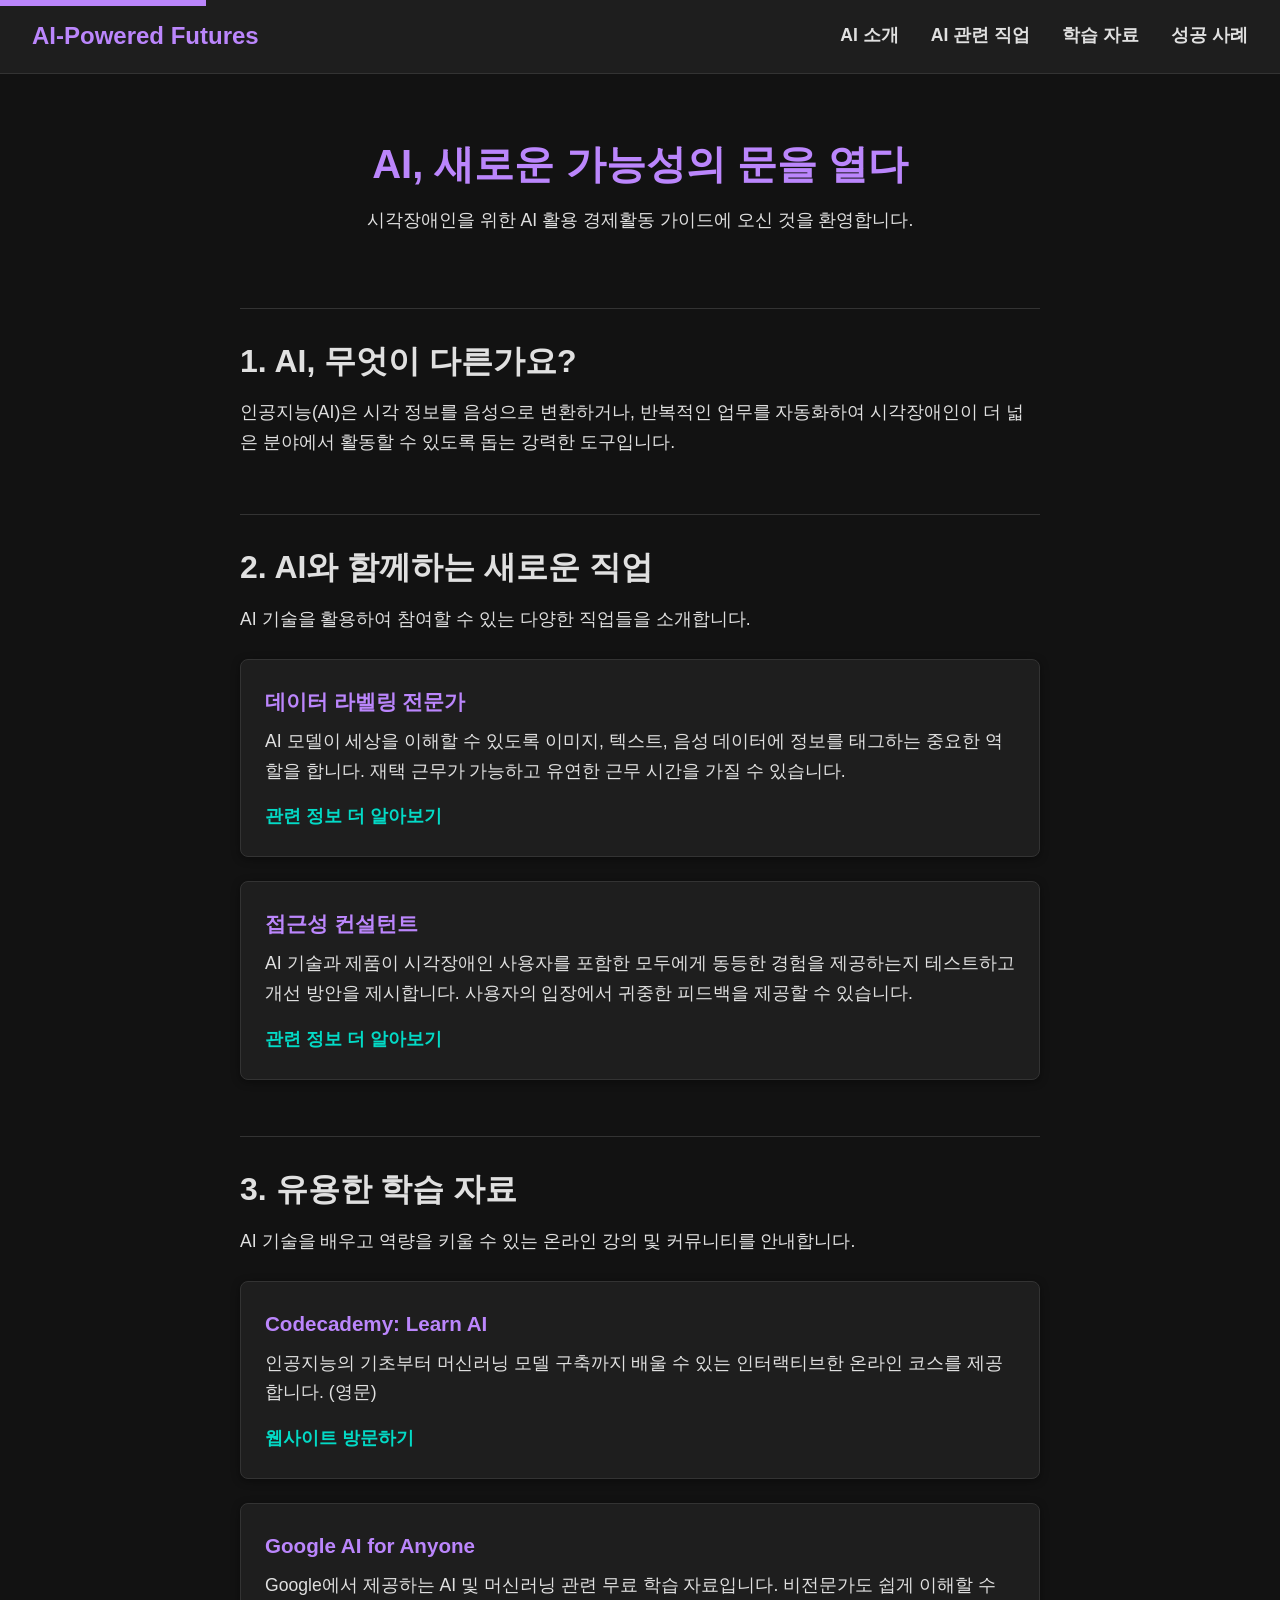
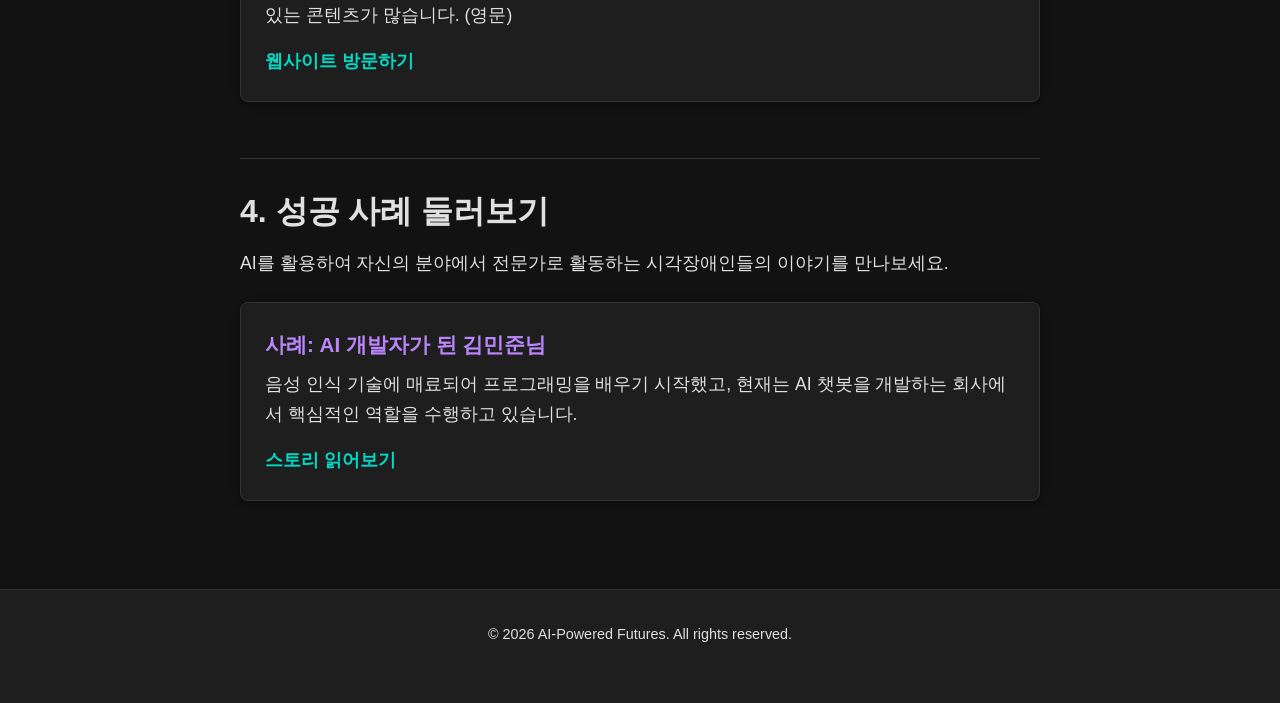
<file: index.html>
<!DOCTYPE html>
<html lang="ko">
<head>
  <meta charset="UTF-8" />
  <meta name="viewport" content="width=device-width, initial-scale=1.0" />
  <title>시각장애인을 위한 AI 경제활동 가이드</title>
  <link href='/style.css' rel='stylesheet'>
</head>
<body>
  <a href="#main-content" class="skip-link">주요 콘텐츠로 바로가기</a>

  <header class="site-header">
    <div class="logo">AI-Powered Futures</div>
    <nav class="main-nav" aria-label="주요 내비게이션">
      <ul>
        <li><a href="#intro">AI 소개</a></li>
        <li><a href="#jobs">AI 관련 직업</a></li>
        <li><a href="#resources">학습 자료</a></li>
        <li><a href="#stories">성공 사례</a></li>
      </ul>
    </nav>
  </header>

  <main id="main-content">
    <section id="hero">
      <h1>AI, 새로운 가능성의 문을 열다</h1>
      <p>시각장애인을 위한 AI 활용 경제활동 가이드에 오신 것을 환영합니다.</p>
    </section>

    <section id="intro" aria-labelledby="intro-title">
      <h2 id="intro-title">1. AI, 무엇이 다른가요?</h2>
      <p>인공지능(AI)은 시각 정보를 음성으로 변환하거나, 반복적인 업무를 자동화하여 시각장애인이 더 넓은 분야에서 활동할 수 있도록 돕는 강력한 도구입니다.</p>
    </section>

    <section id="jobs" aria-labelledby="jobs-title">
      <h2 id="jobs-title">2. AI와 함께하는 새로운 직업</h2>
      <p>AI 기술을 활용하여 참여할 수 있는 다양한 직업들을 소개합니다.</p>
      <resource-card 
        title="데이터 라벨링 전문가"
        description="AI 모델이 세상을 이해할 수 있도록 이미지, 텍스트, 음성 데이터에 정보를 태그하는 중요한 역할을 합니다. 재택 근무가 가능하고 유연한 근무 시간을 가질 수 있습니다."
        link-text="관련 정보 더 알아보기"
        link="#">
      </resource-card>
      <resource-card 
        title="접근성 컨설턴트"
        description="AI 기술과 제품이 시각장애인 사용자를 포함한 모두에게 동등한 경험을 제공하는지 테스트하고 개선 방안을 제시합니다. 사용자의 입장에서 귀중한 피드백을 제공할 수 있습니다."
        link-text="관련 정보 더 알아보기"
        link="#">
      </resource-card>
    </section>

    <section id="resources" aria-labelledby="resources-title">
      <h2 id="resources-title">3. 유용한 학습 자료</h2>
      <p>AI 기술을 배우고 역량을 키울 수 있는 온라인 강의 및 커뮤니티를 안내합니다.</p>
      <resource-card 
        title="Codecademy: Learn AI"
        description="인공지능의 기초부터 머신러닝 모델 구축까지 배울 수 있는 인터랙티브한 온라인 코스를 제공합니다. (영문)"
        link-text="웹사이트 방문하기"
        link="https://www.codecademy.com/learn/learn-ai">
      </resource-card>
      <resource-card 
        title="Google AI for Anyone"
        description="Google에서 제공하는 AI 및 머신러닝 관련 무료 학습 자료입니다. 비전문가도 쉽게 이해할 수 있는 콘텐츠가 많습니다. (영문)"
        link-text="웹사이트 방문하기"
        link="https://ai.google/education/">
      </resource-card>
    </section>

    <section id="stories" aria-labelledby="stories-title">
      <h2 id="stories-title">4. 성공 사례 둘러보기</h2>
      <p>AI를 활용하여 자신의 분야에서 전문가로 활동하는 시각장애인들의 이야기를 만나보세요.</p>
      <resource-card
        title="사례: AI 개발자가 된 김민준님"
        description="음성 인식 기술에 매료되어 프로그래밍을 배우기 시작했고, 현재는 AI 챗봇을 개발하는 회사에서 핵심적인 역할을 수행하고 있습니다."
        link-text="스토리 읽어보기"
        link="#">
      </resource-card>
    </section>
  </main>

  <footer class="site-footer">
    <p>&copy; 2026 AI-Powered Futures. All rights reserved.</p>
  </footer>

  <script defer type="module" src="/main.js"></script>
</body>
</html>
</file>
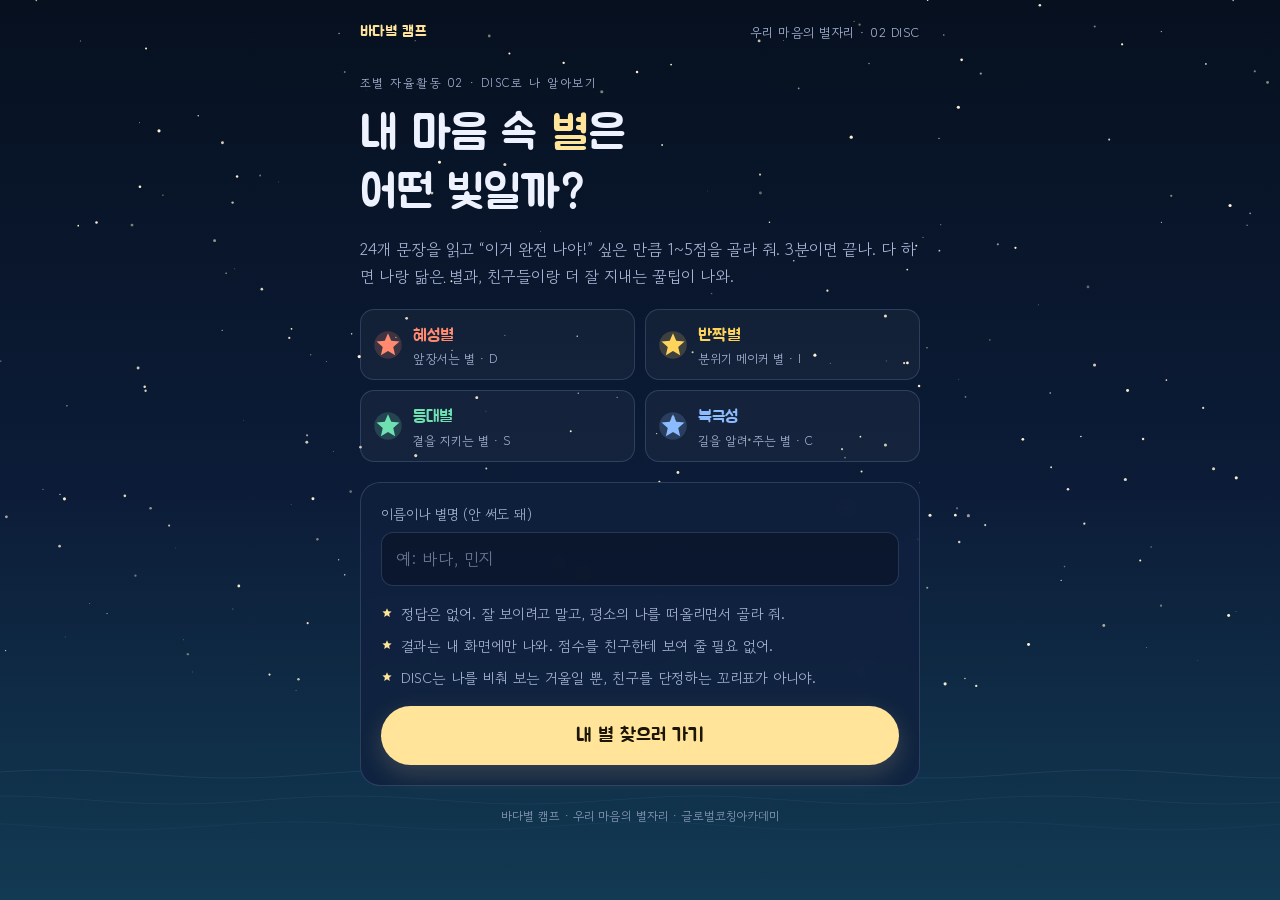
<file: badabyeol-camp/index.html>
<!doctype html>
<html lang="ko">
<head>
<meta charset="utf-8">
<meta name="viewport" content="width=device-width, initial-scale=1, viewport-fit=cover">
<meta name="description" content="바다별 캠프 · 우리 마음의 별자리 — 24문항으로 나의 마음 별을 찾고 친구들과 더 잘 지내는 꿀팁을 받아 보세요.">
<meta property="og:title" content="바다별 캠프 마음 별 찾기">
<meta property="og:description" content="24문항 DISC로 나의 별 찾기 · 우리 마음의 별자리">
<meta name="theme-color" content="#06101f">
<title>바다별 캠프 마음 별 찾기</title>
<link rel="preconnect" href="https://fonts.googleapis.com">
<link rel="preconnect" href="https://fonts.gstatic.com" crossorigin>
<link rel="stylesheet" href="https://fonts.googleapis.com/css2?family=Gaegu:wght@400;700&family=Gowun+Dodum&family=Jua&display=swap">
<style>
/* Layout: 한 손으로 쓰는 폰 앱 — 밤바다 위에 뜬 한 줄 기둥. 시작 → 24문항 → 나의 별 */
:root{
  --sea-deep:#06101f;
  --sea:#0c1c38;
  --tide:#123a52;
  --panel:rgba(16,32,62,.78);
  --panel-solid:#13254a;
  --line:rgba(170,195,255,.18);
  --ink:#eef2ff;
  --ink-dim:#a7b4d4;
  --star:#ffe49a;
  --star-ink:#1b1606;
  --d:#ff8a70;
  --i:#ffd45c;
  --s:#6fe0b0;
  --c:#8cbcff;
  --f-display:"Jua","Gowun Dodum","Apple SD Gothic Neo","Malgun Gothic",sans-serif;
  --f-body:"Gowun Dodum","Apple SD Gothic Neo","Malgun Gothic","Noto Sans KR",sans-serif;
  --f-hand:"Gaegu","Gowun Dodum","Apple SD Gothic Neo","Malgun Gothic",sans-serif;
  color-scheme:dark;
}
[hidden]{display:none!important}
html,body{min-height:100%}
body{
  background:linear-gradient(180deg,var(--sea-deep) 0%,var(--sea) 55%,var(--tide) 100%) fixed;
  background-color:var(--sea-deep);
  color:var(--ink);
  font-family:var(--f-body);
  font-size:16px;
  line-height:1.65;
  -webkit-font-smoothing:antialiased;
}
#sky{position:fixed;inset:0;width:100%;height:100%;z-index:0;pointer-events:none}
.wrap{
  position:relative;z-index:1;
  max-width:560px;margin:0 auto;
  padding-left:max(16px,env(safe-area-inset-left,0px));
  padding-right:max(16px,env(safe-area-inset-right,0px));
  padding-block:20px 56px;
  display:flex;flex-direction:column;gap:20px;
}
.topbar{display:flex;align-items:center;justify-content:space-between;gap:12px;font-size:13px;color:var(--ink-dim);letter-spacing:.04em}
.topbar b{font-family:var(--f-display);font-weight:400;color:var(--star);font-size:15px;letter-spacing:.02em}
h1,h2,h3{font-family:var(--f-display);font-weight:400;margin:0;text-wrap:balance;line-height:1.3}
p{margin:0}
.panel{background:var(--panel);border:1px solid var(--line);border-radius:20px;padding:20px;backdrop-filter:blur(6px);-webkit-backdrop-filter:blur(6px)}
.eyebrow{font-size:12px;letter-spacing:.12em;color:var(--ink-dim)}
.hand{font-family:var(--f-hand);font-size:21px;line-height:1.4}
.btn{
  appearance:none;border:0;cursor:pointer;font:inherit;
  font-family:var(--f-display);font-size:19px;
  background:var(--star);color:var(--star-ink);
  border-radius:999px;padding:14px 22px;width:100%;
  box-shadow:0 0 0 0 rgba(255,228,154,.0),0 8px 24px rgba(255,228,154,.18);
  transition:transform .15s ease,box-shadow .2s ease;
}
.btn:hover{transform:translateY(-1px);box-shadow:0 10px 30px rgba(255,228,154,.3)}
.btn.ghost{background:transparent;color:var(--ink);border:1px solid var(--line);box-shadow:none;font-size:16px}
.btn:focus-visible,.opt:focus-visible,.tab:focus-visible,.trait:focus-visible,input:focus-visible{outline:3px solid var(--star);outline-offset:3px}

/* ---------- intro ---------- */
.hero{display:flex;flex-direction:column;gap:12px;padding-top:8px}
.hero h1{font-size:clamp(34px,9vw,46px);color:var(--ink)}
.hero h1 em{font-style:normal;color:var(--star)}
.hero .lead{color:var(--ink-dim);font-size:16px}
.stars4{display:grid;grid-template-columns:1fr 1fr;gap:10px}
.mini{display:flex;gap:10px;align-items:center;padding:12px;border-radius:14px;background:rgba(255,255,255,.04);border:1px solid var(--line);min-width:0}
.mini svg{flex:none}
.mini b{font-family:var(--f-display);font-weight:400;font-size:17px;display:block}
.mini span{font-size:12.5px;color:var(--ink-dim);display:block;line-height:1.4}
.rules{display:flex;flex-direction:column;gap:8px;margin:0;padding:0;list-style:none;font-size:14.5px;color:var(--ink-dim)}
.rules li{display:flex;gap:8px;align-items:flex-start}
.rules li svg{flex:none;margin-top:5px}
.field{display:flex;flex-direction:column;gap:6px}
.field label{font-size:14px;color:var(--ink-dim)}
.field input{
  font:inherit;font-size:17px;color:var(--ink);background:rgba(0,0,0,.25);
  border:1px solid var(--line);border-radius:12px;padding:12px 14px;width:100%;box-sizing:border-box;
}
.field input::placeholder{color:rgba(167,180,212,.6)}
.scale-hint{display:flex;justify-content:space-between;gap:8px;font-size:13px;color:var(--ink-dim)}

/* ---------- quiz ---------- */
.progress{display:flex;flex-direction:column;gap:10px}
.progress-row{display:flex;justify-content:space-between;align-items:baseline}
.count{font-family:var(--f-display);font-size:18px;color:var(--star);font-variant-numeric:tabular-nums}
.dots{display:grid;grid-template-columns:repeat(24,1fr);gap:4px}
.dots i{display:block;height:6px;border-radius:3px;background:rgba(255,255,255,.12);transition:background .25s}
.dots i.on{background:var(--star);box-shadow:0 0 8px rgba(255,228,154,.6)}
.dots i.now{background:rgba(255,228,154,.45)}
.qcard{display:flex;flex-direction:column;gap:18px;min-height:128px}
.qtext{font-family:var(--f-display);font-size:clamp(22px,5.6vw,26px);line-height:1.45;text-wrap:pretty}
.opts{display:flex;flex-direction:column;gap:10px}
.opt{
  appearance:none;cursor:pointer;font:inherit;color:var(--ink);text-align:left;
  display:flex;align-items:center;gap:14px;
  background:rgba(255,255,255,.04);border:1px solid var(--line);border-radius:14px;
  padding:12px 14px;transition:background .15s,border-color .15s,transform .1s;
}
.opt:hover{background:rgba(255,255,255,.08)}
.opt:active{transform:scale(.99)}
.opt .n{
  flex:none;width:34px;height:34px;border-radius:50%;display:grid;place-items:center;
  font-family:var(--f-display);font-size:17px;border:1px solid var(--line);font-variant-numeric:tabular-nums;
}
.opt .lab{font-size:16px}
.opt .glow{margin-left:auto;display:flex;gap:2px}
.opt.sel{border-color:var(--star);background:rgba(255,228,154,.1)}
.opt.sel .n{background:var(--star);color:var(--star-ink);border-color:var(--star)}
.qnav{display:flex;gap:10px}
.qnav .btn{width:auto;flex:1}

/* ---------- result ---------- */
.res-hero{display:flex;flex-direction:column;gap:6px;text-align:left;padding-top:4px}
.res-hero .who{color:var(--ink-dim);font-size:15px}
.res-hero h2{font-size:clamp(40px,11vw,54px);line-height:1.15}
.res-hero .en{font-size:13px;letter-spacing:.1em;color:var(--ink-dim)}
.res-hero .tag{font-family:var(--f-hand);font-size:23px;line-height:1.35}
.twin{font-size:14.5px;color:var(--ink-dim);border-left:3px solid var(--star);padding-left:12px}
.sky-card{display:flex;flex-direction:column;gap:14px}
#constel{width:100%;height:260px;display:block}
.bars{display:flex;flex-direction:column;gap:8px}
.bar{display:grid;grid-template-columns:62px 1fr 28px;gap:10px;align-items:center;font-size:14px}
.bar .track{height:8px;border-radius:4px;background:rgba(255,255,255,.08);overflow:hidden}
.bar .fill{height:100%;border-radius:4px}
.bar .v{text-align:right;font-variant-numeric:tabular-nums;color:var(--ink-dim)}
.private{font-size:12.5px;color:var(--ink-dim)}
.tabs{display:grid;grid-template-columns:repeat(4,1fr);gap:6px}
.tab{
  appearance:none;cursor:pointer;font:inherit;color:var(--ink-dim);
  background:transparent;border:1px solid var(--line);border-radius:12px;padding:8px 4px;
  display:flex;flex-direction:column;align-items:center;gap:2px;font-size:13px;line-height:1.2;
}
.tab b{font-family:var(--f-display);font-weight:400;font-size:15px;color:var(--ink)}
.tab small{font-size:11px;color:var(--star);min-height:13px}
.tab[aria-selected="true"]{background:rgba(255,255,255,.08);border-color:var(--tc,var(--star))}
.sec{display:flex;flex-direction:column;gap:12px}
.sec h3{font-size:21px;display:flex;align-items:center;gap:8px}
.sec .sub{font-size:14px;color:var(--ink-dim)}
.traits{display:flex;flex-direction:column;gap:8px}
.trait{
  appearance:none;cursor:pointer;font:inherit;color:var(--ink);text-align:left;
  background:rgba(255,255,255,.04);border:1px solid var(--line);border-radius:14px;padding:12px 14px;
  display:grid;grid-template-columns:1fr auto;gap:10px;align-items:center;
}
.trait .pick{font-size:12px;color:var(--ink-dim);border:1px solid var(--line);border-radius:999px;padding:3px 9px;white-space:nowrap}
.trait.sel{border-color:var(--tc);background:rgba(255,255,255,.08)}
.trait.sel .pick{background:var(--tc);color:var(--star-ink);border-color:var(--tc)}
.two{display:grid;grid-template-columns:1fr 1fr;gap:10px}
.say{background:rgba(255,255,255,.04);border:1px solid var(--line);border-radius:14px;padding:14px;display:flex;flex-direction:column;gap:6px;min-width:0}
.say .k{font-size:12.5px;color:var(--ink-dim);letter-spacing:.04em}
.say .hand{font-size:20px}
.shine{font-family:var(--f-hand);font-size:22px;line-height:1.4;color:var(--tc)}
.tips{display:flex;flex-direction:column;gap:12px;margin:0;padding:0;list-style:none}
.tips li{display:grid;grid-template-columns:28px 1fr;gap:10px}
.tips .num{width:28px;height:28px;border-radius:50%;display:grid;place-items:center;font-family:var(--f-display);font-size:15px;background:var(--tc);color:var(--star-ink)}
.tips b{display:block;font-family:var(--f-display);font-weight:400;font-size:17px}
.tips p{font-size:15px;color:var(--ink-dim)}
.tips .try{display:inline-block;margin-top:4px;font-family:var(--f-hand);font-size:19px;color:var(--ink)}
.cheer{font-family:var(--f-hand);font-size:22px;line-height:1.45;text-align:center;padding:6px 4px}
.others{display:flex;flex-direction:column;gap:8px}
.other{display:grid;grid-template-columns:26px 1fr;gap:10px;padding:12px;border-radius:14px;border:1px solid var(--line);background:rgba(255,255,255,.03)}
.other b{font-family:var(--f-display);font-weight:400;font-size:16px}
.other p{font-size:14.5px;color:var(--ink-dim)}
.sheet{display:flex;flex-direction:column;gap:12px;border:1.5px dashed rgba(255,228,154,.45)}
.sheet pre{
  margin:0;white-space:pre-wrap;word-break:keep-all;overflow-wrap:anywhere;
  font-family:var(--f-hand);font-size:19px;line-height:1.55;color:var(--ink);
  background:rgba(0,0,0,.22);border-radius:12px;padding:14px;
}
.copied{font-size:13px;color:var(--s);min-height:18px;text-align:center}
.promise{font-size:14px;color:var(--ink-dim);text-align:center;line-height:1.8}
.promise b{color:var(--ink);font-weight:400}
.foot{font-size:12px;color:var(--ink-dim);text-align:center;opacity:.8}

@media (max-width:380px){
  .two{grid-template-columns:1fr}
  .stars4{grid-template-columns:1fr}
}
@media (prefers-reduced-motion:reduce){
  *{transition:none!important;animation:none!important}
}
.fade{animation:fadeUp .35s ease both}
@keyframes fadeUp{from{opacity:.0;transform:translateY(8px)}to{opacity:1;transform:none}}
</style>
<style>:root{padding-top:env(safe-area-inset-top,0px);padding-bottom:env(safe-area-inset-bottom,0px)}body{margin:0}</style>
</head>
<body>
<canvas id="sky" aria-hidden="true"></canvas>

<main class="wrap">
  <div class="topbar"><b>바다별 캠프</b><span>우리 마음의 별자리 · 02 DISC</span></div>

  <!-- ===== 시작 ===== -->
  <section id="intro" class="fade" style="display:flex;flex-direction:column;gap:20px">
    <div class="hero">
      <span class="eyebrow">조별 자율활동 02 · DISC로 나 알아보기</span>
      <h1>내 마음 속 <em>별</em>은<br>어떤 빛일까?</h1>
      <p class="lead">24개 문장을 읽고 “이거 완전 나야!” 싶은 만큼 1~5점을 골라 줘. 3분이면 끝나. 다 하면 나랑 닮은 별과, 친구들이랑 더 잘 지내는 꿀팁이 나와.</p>
    </div>

    <div class="stars4" id="miniStars"></div>

    <div class="panel" style="display:flex;flex-direction:column;gap:16px">
      <div class="field">
        <label for="nick">이름이나 별명 (안 써도 돼)</label>
        <input id="nick" type="text" maxlength="12" placeholder="예: 바다, 민지" autocomplete="off">
      </div>
      <ul class="rules">
        <li><span id="r1"></span>정답은 없어. 잘 보이려고 말고, 평소의 나를 떠올리면서 골라 줘.</li>
        <li><span id="r2"></span>결과는 내 화면에만 나와. 점수를 친구한테 보여 줄 필요 없어.</li>
        <li><span id="r3"></span>DISC는 나를 비춰 보는 거울일 뿐, 친구를 단정하는 꼬리표가 아니야.</li>
      </ul>
      <button class="btn" id="startBtn" type="button">내 별 찾으러 가기</button>
    </div>
  </section>

  <!-- ===== 질문 ===== -->
  <section id="quiz" hidden style="display:flex;flex-direction:column;gap:18px">
    <div class="progress">
      <div class="progress-row"><span class="eyebrow">나랑 얼마나 비슷해?</span><span class="count" id="count">1 / 24</span></div>
      <div class="dots" id="dots"></div>
    </div>
    <div class="panel qcard">
      <p class="qtext" id="qtext"></p>
      <div class="opts" id="opts" role="radiogroup" aria-labelledby="qtext"></div>
    </div>
    <div class="qnav">
      <button class="btn ghost" id="prevBtn" type="button">이전 문장</button>
    </div>
    <p class="foot">키보드 숫자 1~5로도 고를 수 있어</p>
  </section>

  <!-- ===== 결과 ===== -->
  <section id="result" hidden style="display:flex;flex-direction:column;gap:20px"></section>

  <p class="foot">바다별 캠프 · 우리 마음의 별자리 · 글로벌코칭아카데미</p>
</main>

<script>
(function(){
"use strict";

/* ---------------- 유형 데이터 ---------------- */
const TYPES = {
  D:{
    key:"D", name:"혜성별", en:"D · 주도형", hex:"#ff8a70", css:"var(--d)",
    short:"앞장서는 별",
    tagline:"목표를 향해 쭉 날아가는 별",
    blend:"필요할 땐 앞장서서 끌고 가는 힘도 있어",
    traits:[
      ["다들 망설일 때 먼저 “가자!” 하고 시작하는 편","친구들이 머뭇거릴 때 네가 첫발을 떼 줘. 네 덕분에 조가 움직이기 시작해."],
      ["솔직하고 시원시원하게 말하는 편","돌려 말하지 않아서, 친구들은 너랑 있으면 뭘 해야 할지 헷갈리지 않아."],
      ["어려운 도전일수록 더 신나는 편","미션이 어려울수록 눈이 반짝여. 그 에너지가 친구들한테 용기가 돼."]
    ],
    shine:"미션이 시작되고, 내가 앞장서서 길을 열 때",
    comfy:"빨리 정하고 바로 해 볼 때",
    wish:"자기 생각을 시원하게 말해 주면",
    intro:"나는 뭐든 먼저 해 보는 혜성별이야. 하고 싶은 거 있으면 솔직하게 말해 줘!",
    tips:[
      ["속도 맞추기","네가 빠른 만큼 친구들은 따라오느라 숨이 찰 수 있어. 정하기 전에 한 번만 물어봐 줘.","“다들 어때? 괜찮아?”"],
      ["말의 온도 1도 올리기","네 말은 직진이라 가끔 차갑게 들려. 같은 말도 물어보는 말로 바꾸면 친구들이 훨씬 잘 따라와.","“이렇게 하면 어때?”"],
      ["1등보다 다 같이 도착","조 활동의 진짜 승리는 다 같이 끝까지 가는 거야. 뒤처진 친구를 챙기는 게 리더의 진짜 힘이야.","“같이 가자, 천천히 해도 돼.”"]
    ],
    cheer:"혜성은 긴 꼬리가 있어서 아름다워.\n뒤따라오는 친구들까지 챙길 때 네 빛이 제일 길게 남아.",
    withMe:"짧고 분명하게 말해 줘. 이유는 한 줄이면 충분! 결정할 때 의견을 바로 말해 주면 진짜 좋아해."
  },
  I:{
    key:"I", name:"반짝별", en:"I · 사교형", hex:"#ffd45c", css:"var(--i)",
    short:"분위기 메이커 별",
    tagline:"어디서든 분위기를 환하게 밝히는 별",
    blend:"친구들과 웃고 어울리는 밝은 빛도 있어",
    traits:[
      ["어색한 분위기를 제일 먼저 깨는 편","네가 웃으면 친구들도 따라 웃어. 조가 금방 편해지는 건 네 덕분이야."],
      ["처음 본 친구랑도 금방 친해지는 편","낯선 친구들 사이에 다리를 놓아 줘. 너를 통해 조가 하나로 이어져."],
      ["아이디어가 톡톡 튀는 편","너랑 하면 평범한 활동도 재밌어져. 친구들이 “오, 그거 좋다!” 하게 돼."]
    ],
    shine:"다 같이 웃고, 내 아이디어에 친구들이 “오 좋다!” 할 때",
    comfy:"자유롭게 말하고 웃을 수 있을 때",
    wish:"내 이야기에 크게 반응해 주면",
    intro:"나는 분위기 띄우는 반짝별이야. 내 드립에 웃어 주면 더 반짝여!",
    tips:[
      ["조용한 친구에게 마이크 넘기기","말 잘하는 네가 다른 친구 차례를 만들어 주면, 진짜 인기 많은 별이 돼.","“너는 어떻게 생각해?”"],
      ["장난에도 선이 있어","나한테는 장난이어도 친구한테는 상처일 수 있어. 친구 표정이 굳으면 바로 멈추기.","“앗, 미안. 장난이 좀 심했다.”"],
      ["시작만큼 마무리도 반짝","시작은 네가 최고야. 마무리까지 함께하면 친구들이 너를 더 믿게 돼.","“이것까지 같이 끝내자!”"]
    ],
    cheer:"반짝임은 혼자 빛날 때보다\n옆에 있는 별을 비춰 줄 때 더 예뻐.",
    withMe:"리액션 크게! 이야기에 “오~” 하고 반응해 주고, 같이 웃어 주면 금방 친해질 수 있어."
  },
  S:{
    key:"S", name:"등대별", en:"S · 안정형", hex:"#6fe0b0", css:"var(--s)",
    short:"곁을 지키는 별",
    tagline:"친구들 곁을 든든하게 지켜 주는 별",
    blend:"친구를 먼저 챙기는 따뜻한 빛도 있어",
    traits:[
      ["혼자 있는 친구를 제일 먼저 알아채는 편","누가 겉돌고 있는지 네 눈엔 다 보여. 그 따뜻한 눈이 친구를 지켜 줘."],
      ["이야기를 끝까지 잘 들어 주는 편","네 옆에 있으면 마음이 편해져서, 친구들이 너한테 속마음을 털어놓기 쉬워."],
      ["티 안 나게 뒤에서 챙겨 주는 편","조가 흔들리지 않고 끝까지 가는 건, 뒤에서 받쳐 주는 너 덕분이야."]
    ],
    shine:"친구가 “고마워, 너 덕분에 괜찮아졌어”라고 할 때",
    comfy:"분위기가 편안하고 뭘 할지 미리 알 때",
    wish:"내 생각도 한 번 물어봐 주면",
    intro:"나는 조용히 곁을 지키는 등대별이야. 내 생각도 한 번 물어봐 주면 좋아!",
    tips:[
      ["내 마음도 말로 꺼내기","맞춰 주기만 하면 친구들은 네가 진짜 뭘 원하는지 몰라. 내 마음을 말하는 것도 관계를 지키는 일이야.","“나는 이게 더 좋아.”"],
      ["거절해도 괜찮아","싫은 걸 싫다고 말해도 좋은 친구는 떠나지 않아. 부드럽게 말하면 충분해.","“이번엔 좀 어려울 것 같아.”"],
      ["변화에 한 발 내딛기","갑자기 바뀌는 일정이 불편할 수 있어. 친구 손잡고 한 발만 내디디면 생각보다 재밌을 거야.","“나도 한번 해 볼게.”"]
    ],
    cheer:"등대는 바다를 비추지만,\n등대에도 불이 켜져 있어야 해. 네 마음의 불도 꼭 챙겨.",
    withMe:"의견을 먼저 물어봐 주고, 대답할 시간을 조금 줘. 갑자기 바뀌는 건 미리 알려 주면 진짜 고마워해."
  },
  C:{
    key:"C", name:"북극성", en:"C · 신중형", hex:"#8cbcff", css:"var(--c)",
    short:"길을 알려 주는 별",
    tagline:"흔들리지 않고 길을 알려 주는 별",
    blend:"꼼꼼하게 살피는 신중한 빛도 있어",
    traits:[
      ["친구들이 놓친 걸 조용히 짚어 주는 편","꼼꼼한 네 눈 덕분에 조가 실수 없이 갈 수 있어."],
      ["말하기 전에 생각을 정리하는 편","말수가 적어도 한 마디에 생각이 담겨 있어서, 친구들이 귀 기울여."],
      ["뭐든 제대로 완성하고 싶은 편","대충보다 제대로! 그 마음 덕분에 우리 조 결과물이 멋지게 나와."]
    ],
    shine:"계획대로 딱 맞게 완성되고, 내가 찾은 방법이 통할 때",
    comfy:"규칙을 알고 생각할 시간이 있을 때",
    wish:"재촉하지 않고 조금 기다려 주면",
    intro:"나는 생각이 깊은 북극성이야. 조금만 기다려 주면 좋은 생각을 꺼낼게!",
    tips:[
      ["완벽보다 함께","혼자 100점보다 같이 80점이 더 오래 기억돼. 친구들의 ‘대충’도 조금은 봐주기.","“이 정도도 충분히 좋다!”"],
      ["지적 대신 제안","틀린 걸 발견하면 “틀렸어” 대신 더 좋은 방법을 건네 줘. 같은 말인데 친구 기분이 달라져.","“이렇게 하면 더 좋을 것 같아.”"],
      ["생각 중이어도 꺼내 보기","정리가 다 안 돼도 괜찮아. 말로 꺼내면 친구들이 같이 정리해 줘.","“아직 생각 중인데, 내 생각은…”"]
    ],
    cheer:"북극성은 가만히 있어도 모두의 길잡이야.\n네 생각을 조금 더 자주 보여 주면 친구들이 길을 덜 잃어.",
    withMe:"생각할 시간을 주고, 왜 그렇게 하는지 이유를 알려 줘. 재촉하지 않으면 좋은 답을 꺼내 줄 거야."
  }
};
const ORDER = ["D","I","S","C"];

/* ---------------- 24문항 (각 유형 6문항, 섞인 순서) ---------------- */
const Q = [
  {t:"D", q:"조 활동 때 아무도 안 나서면, 내가 먼저 “이렇게 하자!” 하고 정리하는 편이야."},
  {t:"I", q:"처음 보는 친구한테도 먼저 말 거는 게 별로 어렵지 않아."},
  {t:"S", q:"조에서 혼자 겉도는 친구가 있으면 신경 쓰여서 옆으로 가게 돼."},
  {t:"C", q:"활동 시작 전에 규칙이랑 순서를 정확히 알고 싶어."},
  {t:"I", q:"조가 너무 조용하면, 장난이나 드립으로 분위기를 살리고 싶어져."},
  {t:"C", q:"별자리 만들기 같은 활동도 대충보다는 꼼꼼하고 예쁘게 완성하고 싶어."},
  {t:"D", q:"레크리에이션 게임에서 이기는 게 진짜 중요해. 지면 좀 분해."},
  {t:"S", q:"친구들 의견이 갈리면, 싸우지 않게 중간에서 맞춰 주려고 해."},
  {t:"S", q:"앞에 나서는 것보다 뒤에서 도와주는 역할이 더 편해."},
  {t:"D", q:"오래 고민하는 것보다 일단 해 보고 고치는 게 더 나아."},
  {t:"C", q:"말하기 전에 머릿속으로 한 번 정리하고 나서 말하는 편이야."},
  {t:"I", q:"레크리에이션이나 장기자랑처럼 다 같이 노는 시간이 제일 기대돼."},
  {t:"C", q:"“왜 그렇게 해야 해?”가 궁금하면, 이유를 알 때까지 생각하게 돼."},
  {t:"S", q:"갑자기 일정이 바뀌는 것보다, 미리 알고 있는 게 마음이 편해."},
  {t:"I", q:"내 기분이나 생각이 표정이랑 말로 바로바로 드러나는 편이야."},
  {t:"D", q:"일이 답답하게 흘러가면, 내가 나서서 방향을 확 바꾸고 싶어져."},
  {t:"D", q:"처음 해 보는 도전 활동도 겁보다 설렘이 먼저야."},
  {t:"C", q:"실수하면 그 장면이 자꾸 떠올라서, 다음엔 더 잘 준비하고 싶어."},
  {t:"S", q:"친구 이야기를 끝까지 들어 주는 거, 나 좀 잘하는 것 같아."},
  {t:"I", q:"친구들이 “너 있어서 재밌다!” 해 주면 엄청 힘이 나."},
  {t:"S", q:"내가 조금 손해 봐도, 우리 조 분위기가 좋으면 괜찮아."},
  {t:"I", q:"재밌는 아이디어가 막 떠올라서 “이것도 해 보자!” 하는 편이야."},
  {t:"C", q:"친구들이 놓친 부분이나 틀린 걸 내가 먼저 발견할 때가 많아."},
  {t:"D", q:"내 생각이 맞다 싶으면, 친구들 앞에서도 분명하게 말하는 편이야."}
];
const SCALE = [
  [1,"전혀 아니야"],
  [2,"별로 아니야"],
  [3,"반반이야"],
  [4,"꽤 그래"],
  [5,"완전 나야!"]
];

/* ---------------- 상태 ---------------- */
let answers = new Array(Q.length).fill(null);
let idx = 0;
let nick = "";
let scores = null;
let mainKey = "D";
let viewKey = "D";
let pickedTrait = {D:null,I:null,S:null,C:null};
let advanceTimer = null;

const $ = s => document.querySelector(s);
const esc = s => String(s).replace(/[&<>"']/g, c => ({"&":"&amp;","<":"&lt;",">":"&gt;",'"':"&quot;","'":"&#39;"}[c]));

function starSVG(color, size, glow){
  const s = size||18;
  return '<svg width="'+s+'" height="'+s+'" viewBox="0 0 24 24" aria-hidden="true">'+
    (glow?'<circle cx="12" cy="12" r="11" fill="'+color+'" opacity=".18"/>':'')+
    '<path d="M12 2.5l2.6 6.1 6.6.6-5 4.4 1.5 6.5L12 16.7 6.3 20.1l1.5-6.5-5-4.4 6.6-.6z" fill="'+color+'"/></svg>';
}

/* ---------------- 시작 화면 ---------------- */
$("#miniStars").innerHTML = ORDER.map(k=>{
  const t=TYPES[k];
  return '<div class="mini">'+starSVG(t.hex,30,true)+'<div style="min-width:0"><b style="color:'+t.hex+'">'+t.name+'</b><span>'+t.short+' · '+t.key+'</span></div></div>';
}).join("");
["#r1","#r2","#r3"].forEach(id=>{ $(id).outerHTML = starSVG("#ffe49a",12); });

$("#startBtn").addEventListener("click", ()=>{
  nick = ($("#nick").value||"").trim().slice(0,12);
  answers = new Array(Q.length).fill(null);
  idx = 0;
  show("quiz");
  renderQ();
});

function show(id){
  ["intro","quiz","result"].forEach(s=>{ $("#"+s).hidden = (s!==id); });
  const el = $("#"+id);
  el.classList.remove("fade"); void el.offsetWidth; el.classList.add("fade");
  window.scrollTo({top:0,behavior:"auto"});
}

/* ---------------- 질문 ---------------- */
const dotsEl = $("#dots");
dotsEl.innerHTML = Q.map(()=>"<i></i>").join("");

function renderQ(){
  const q = Q[idx];
  $("#count").textContent = (idx+1)+" / "+Q.length;
  $("#qtext").textContent = q.q;
  [...dotsEl.children].forEach((d,i)=>{
    d.className = answers[i]!==null ? "on" : (i===idx ? "now" : "");
  });
  $("#opts").innerHTML = SCALE.map(([v,l])=>{
    const sel = answers[idx]===v;
    const tiny = Array.from({length:v},()=>starSVG(sel?"#ffe49a":"rgba(255,228,154,.45)",11)).join("");
    return '<button type="button" class="opt'+(sel?' sel':'')+'" role="radio" aria-checked="'+sel+'" data-v="'+v+'" id="opt'+v+'">'+
      '<span class="n">'+v+'</span><span class="lab">'+l+'</span><span class="glow">'+tiny+'</span></button>';
  }).join("");
  $("#prevBtn").disabled = idx===0;
  $("#prevBtn").style.opacity = idx===0 ? .4 : 1;
  const card = $(".qcard"); card.classList.remove("fade"); void card.offsetWidth; card.classList.add("fade");
}

function choose(v){
  answers[idx] = v;
  [...$("#opts").children].forEach(b=>{
    const on = +b.dataset.v===v;
    b.classList.toggle("sel",on); b.setAttribute("aria-checked",on);
  });
  clearTimeout(advanceTimer);
  advanceTimer = setTimeout(()=>{
    if(idx < Q.length-1){ idx++; renderQ(); }
    else {
      const firstEmpty = answers.indexOf(null);
      if(firstEmpty>=0){ idx=firstEmpty; renderQ(); }
      else finish();
    }
  }, 260);
}

$("#opts").addEventListener("click", e=>{
  const b = e.target.closest(".opt"); if(!b) return;
  choose(+b.dataset.v);
});
$("#prevBtn").addEventListener("click", ()=>{
  clearTimeout(advanceTimer);
  if(idx>0){ idx--; renderQ(); }
});
document.addEventListener("keydown", e=>{
  if($("#quiz").hidden) return;
  if(e.target && e.target.tagName==="INPUT") return;
  const n = parseInt(e.key,10);
  if(n>=1 && n<=5){ e.preventDefault(); choose(n); }
  if(e.key==="Backspace" || e.key==="ArrowLeft"){ if(idx>0){ clearTimeout(advanceTimer); idx--; renderQ(); } }
});

/* ---------------- 채점 ---------------- */
function score(ans){
  const s = {D:0,I:0,S:0,C:0};
  Q.forEach((q,i)=>{ s[q.t] += (ans[i]||0); });
  return s;
}
function ranked(s){
  return ORDER.slice().sort((a,b)=> s[b]-s[a] || ORDER.indexOf(a)-ORDER.indexOf(b));
}

function finish(){
  scores = score(answers);
  const r = ranked(scores);
  mainKey = r[0]; viewKey = r[0];
  pickedTrait = {D:null,I:null,S:null,C:null};
  show("result");
  renderResult();
}

/* ---------------- 결과 ---------------- */
function renderResult(){
  const r = ranked(scores);
  const top = scores[r[0]];
  const tied = r.filter(k=>scores[k]===top);
  const second = r.find(k=>k!==mainKey && !tied.includes(k)) || r[1];
  const T = TYPES[viewKey];
  const M = TYPES[mainKey];
  const who = nick ? esc(nick)+"의 별은" : "너의 별은";
  const isMain = viewKey===mainKey;

  let twinNote = "";
  if(tied.length>1){
    twinNote = '<p class="twin">'+tied.map(k=>'<b style="color:'+TYPES[k].hex+'">'+TYPES[k].name+'</b>').join("과 ")+
      '의 빛이 똑같이 세! 너는 여러 빛이 함께 빛나는 <b>쌍둥이별</b>이야. 아래에서 두 별을 다 읽어 보고, 더 나 같은 쪽을 골라도 돼.</p>';
  } else {
    twinNote = '<p class="twin">두 번째로 밝은 빛은 <b style="color:'+TYPES[second].hex+'">'+TYPES[second].name+'</b>. 그래서 너에겐 '+TYPES[second].blend+'.</p>';
  }

  const bars = ORDER.map(k=>{
    const t=TYPES[k], v=scores[k], pct=Math.round((v-6)/24*100);
    return '<div class="bar"><span style="color:'+t.hex+'">'+t.name+'</span><span class="track"><span class="fill" style="width:'+Math.max(4,pct)+'%;background:'+t.hex+'"></span></span><span class="v">'+v+'</span></div>';
  }).join("");

  const tabs = ORDER.map(k=>{
    const t=TYPES[k];
    return '<button type="button" class="tab" role="tab" id="tab'+k+'" aria-selected="'+(k===viewKey)+'" data-k="'+k+'" style="--tc:'+t.hex+'">'+
      starSVG(t.hex,16)+'<b>'+t.name+'</b><small>'+(k===mainKey?'나의 별':(tied.includes(k)?'쌍둥이별':''))+'</small></button>';
  }).join("");

  const traitPick = pickedTrait[viewKey];
  const traits = T.traits.map((tr,i)=>{
    const sel = traitPick===i;
    return '<button type="button" class="trait'+(sel?' sel':'')+'" data-i="'+i+'" id="trait'+i+'" aria-pressed="'+sel+'">'+
      '<span><b style="font-family:var(--f-display);font-weight:400;font-size:17px;display:block">'+tr[0]+'</b>'+
      '<span style="font-size:14.5px;color:var(--ink-dim)">'+tr[1]+'</span></span>'+
      '<span class="pick">'+(sel?'나랑 비슷해':'나도?')+'</span></button>';
  }).join("");

  const tips = T.tips.map((tp,i)=>
    '<li><span class="num">'+(i+1)+'</span><div><b>'+tp[0]+'</b><p>'+tp[1]+'</p><span class="try">'+tp[2]+'</span></div></li>'
  ).join("");

  const others = ORDER.filter(k=>k!==viewKey).map(k=>{
    const t=TYPES[k];
    return '<div class="other">'+starSVG(t.hex,22,true)+'<div><b style="color:'+t.hex+'">'+t.name+' 친구랑 지낼 땐</b><p>'+t.withMe+'</p></div></div>';
  }).join("");

  const sheetText = buildSheet(T);

  $("#result").innerHTML =
  '<div class="res-hero">'+
    '<span class="who">'+(isMain? who : "구경 중인 별")+'</span>'+
    '<h2 style="color:'+T.hex+'">'+T.name+'</h2>'+
    '<span class="en">'+T.en+'</span>'+
    '<p class="tag">'+T.tagline+'</p>'+
  '</div>'+
  (isMain? twinNote : '<p class="twin">너의 별은 <b style="color:'+M.hex+'">'+M.name+'</b>이야. 지금은 다른 별을 구경하는 중!</p>')+

  '<div class="panel sky-card">'+
    '<div style="display:flex;justify-content:space-between;align-items:baseline;gap:10px"><h3 style="font-size:19px">내 마음 별자리</h3><span class="private">나만 보는 빛의 세기 (6~30)</span></div>'+
    '<canvas id="constel" role="img" aria-label="네 가지 별의 빛 세기: '+ORDER.map(k=>TYPES[k].name+' '+scores[k]+'점').join(', ')+'"></canvas>'+
    '<div class="bars">'+bars+'</div>'+
    '<p class="private">누구나 네 가지 빛을 다 갖고 있어. 가장 밝은 빛이 지금의 나와 제일 닮았을 뿐이야.</p>'+
  '</div>'+

  '<div class="tabs" role="tablist" aria-label="별 유형 보기">'+tabs+'</div>'+

  '<div class="panel sec" style="--tc:'+T.hex+'">'+
    '<h3>'+starSVG(T.hex,20)+(isMain?'친구들이 아는 너의 모습':T.name+'은 이런 친구야')+'</h3>'+
    '<p class="sub">이 중에 “이거 진짜 나다!” 싶은 걸 하나 눌러 봐. 활동지에 적을 거야.</p>'+
    '<div class="traits" id="traits">'+traits+'</div>'+
  '</div>'+

  '<div class="panel sec" style="--tc:'+T.hex+'">'+
    '<h3>'+starSVG(T.hex,20)+'내가 반짝이는 순간</h3>'+
    '<p class="shine">'+T.shine+'</p>'+
    '<div class="two">'+
      '<div class="say"><span class="k">나는 이럴 때 편해</span><span class="hand">'+T.comfy+'</span></div>'+
      '<div class="say"><span class="k">친구들이 이렇게 해 주면 좋아</span><span class="hand">'+T.wish+'</span></div>'+
    '</div>'+
  '</div>'+

  '<div class="panel sec" style="--tc:'+T.hex+'">'+
    '<h3>'+starSVG(T.hex,20)+'관계 레벨업 꿀팁</h3>'+
    '<p class="sub">네 빛은 그대로 지키면서, 친구들이랑 더 잘 이어지는 방법이야.</p>'+
    '<ul class="tips">'+tips+'</ul>'+
    '<p class="cheer" style="color:'+T.hex+'">'+esc(T.cheer).replace(/\n/g,"<br>")+'</p>'+
  '</div>'+

  '<div class="panel sec">'+
    '<h3>'+starSVG("#ffe49a",20)+'다른 별 친구랑 지낼 때</h3>'+
    '<p class="sub">힌트일 뿐이야. 친구 마음은 유형보다 직접 물어보는 게 제일 정확해.</p>'+
    '<div class="others">'+others+'</div>'+
  '</div>'+

  '<div class="panel sec sheet">'+
    '<h3>'+starSVG("#ffe49a",20)+'활동지에 옮겨 적기</h3>'+
    '<p class="sub">개인 활동지랑 별 모양 종이에 이대로 적으면 돼. 위에서 특징을 하나 고르면 같이 바뀌어.</p>'+
    '<pre id="sheetText">'+esc(sheetText)+'</pre>'+
    '<button type="button" class="btn" id="copyBtn">복사하기</button>'+
    '<p class="copied" id="copied" aria-live="polite"></p>'+
  '</div>'+

  '<p class="promise"><b>우리 조의 약속</b><br>서로의 이야기 끊지 않기 · 말하기 싫으면 패스해도 괜찮기<br>DISC 유형으로 친구 단정하지 않기 · 남의 마음 허락 없이 발표하지 않기</p>'+

  '<button type="button" class="btn ghost" id="retryBtn">처음부터 다시 하기</button>';

  drawConstellation();

  $("#result").querySelectorAll(".tab").forEach(b=>b.addEventListener("click",()=>{
    viewKey = b.dataset.k; renderResult();
    const tb = document.getElementById("tab"+viewKey); if(tb) tb.focus({preventScroll:true});
  }));
  $("#traits").addEventListener("click", e=>{
    const b = e.target.closest(".trait"); if(!b) return;
    const i = +b.dataset.i;
    pickedTrait[viewKey] = (pickedTrait[viewKey]===i) ? null : i;
    $("#traits").querySelectorAll(".trait").forEach((el,j)=>{
      const on = pickedTrait[viewKey]===j;
      el.classList.toggle("sel",on); el.setAttribute("aria-pressed",on);
      el.querySelector(".pick").textContent = on ? "나랑 비슷해" : "나도?";
    });
    $("#sheetText").textContent = buildSheet(TYPES[viewKey]);
  });
  $("#copyBtn").addEventListener("click", ()=>{
    const txt = $("#sheetText").textContent;
    const ok = ()=>{ $("#copied").textContent = "복사했어! 메모장이나 카톡 나에게 보내기에 붙여 넣어 봐."; };
    const fallback = ()=>{
      const range = document.createRange(); range.selectNodeContents($("#sheetText"));
      const sel = window.getSelection(); sel.removeAllRanges(); sel.addRange(range);
      $("#copied").textContent = "글자를 선택해 놨어. 길게 눌러서 복사해 줘.";
    };
    try{
      if(navigator.clipboard && navigator.clipboard.writeText){
        navigator.clipboard.writeText(txt).then(ok, fallback);
      } else fallback();
    }catch(_){ fallback(); }
  });
  $("#retryBtn").addEventListener("click", ()=>{
    answers = new Array(Q.length).fill(null); idx=0; scores=null;
    show("intro");
  });
}

function buildSheet(T){
  const i = pickedTrait[T.key];
  const trait = i===null ? "(위에서 하나 골라 봐)" : T.traits[i][0];
  const name = nick ? nick+"의 별" : "나의 별";
  return "["+name+"] "+T.name+" ("+T.en+")\n"+
         "나와 비슷한 특징: "+trait+"\n"+
         "내가 반짝이는 순간: "+T.shine+"\n"+
         "친구에게 건네는 말: “나는 "+T.comfy+" 편해. 친구들이 "+T.wish+" 좋아.”\n"+
         "내 별 소개 예시: “"+T.intro+"”";
}

function drawConstellation(){
  const cv = $("#constel"); if(!cv || !scores) return;
  const dpr = Math.min(window.devicePixelRatio||1, 2);
  const w = cv.clientWidth, h = cv.clientHeight;
  cv.width = Math.round(w*dpr); cv.height = Math.round(h*dpr);
  const g = cv.getContext("2d"); g.setTransform(dpr,0,0,dpr,0,0);
  g.clearRect(0,0,w,h);
  const pos = {D:[.22,.36], I:[.74,.3], S:[.8,.64], C:[.28,.7]};
  const pts = ORDER.map(k=>({k, x:pos[k][0]*w, y:pos[k][1]*h, r:5 + (scores[k]-6)/24*16}));
  g.strokeStyle = "rgba(255,228,154,.35)"; g.lineWidth = 1.2; g.setLineDash([3,5]);
  g.beginPath();
  pts.forEach((p,i)=>{ i?g.lineTo(p.x,p.y):g.moveTo(p.x,p.y); });
  g.closePath(); g.stroke(); g.setLineDash([]);
  pts.forEach(p=>{
    const t = TYPES[p.k];
    const grd = g.createRadialGradient(p.x,p.y,0,p.x,p.y,p.r*2.6);
    grd.addColorStop(0, t.hex); grd.addColorStop(.35, t.hex+"88"); grd.addColorStop(1, t.hex+"00");
    g.fillStyle = grd; g.beginPath(); g.arc(p.x,p.y,p.r*2.6,0,Math.PI*2); g.fill();
    g.fillStyle = "#ffffff"; g.beginPath(); g.arc(p.x,p.y,Math.max(2,p.r*.35),0,Math.PI*2); g.fill();
    if(p.k===mainKey){
      g.strokeStyle = t.hex; g.lineWidth = 1.5;
      g.beginPath(); g.arc(p.x,p.y,p.r*1.9+6,0,Math.PI*2); g.stroke();
    }
    g.font = '15px "Jua", "Gowun Dodum", sans-serif';
    g.textAlign = "center"; g.fillStyle = t.hex;
    const ly = p.y < h/2 ? p.y - p.r*2.6 - 6 : p.y + p.r*2.6 + 16;
    g.fillText(t.name+" "+scores[p.k], p.x, Math.min(h-6, Math.max(16, ly)));
  });
}
window.addEventListener("resize", ()=>{ if(!$("#result").hidden) drawConstellation(); sizeSky(); });

/* ---------------- 밤하늘 배경 ---------------- */
const sky = $("#sky"), sg = sky.getContext("2d");
let stars = [];
const reduce = window.matchMedia && window.matchMedia("(prefers-reduced-motion: reduce)").matches;
function sizeSky(){
  const dpr = Math.min(window.devicePixelRatio||1, 2);
  sky.width = Math.round(innerWidth*dpr); sky.height = Math.round(innerHeight*dpr);
  sg.setTransform(dpr,0,0,dpr,0,0);
  const n = Math.round(innerWidth*innerHeight/5200);
  stars = Array.from({length:n},()=>({
    x:Math.random()*innerWidth, y:Math.random()*innerHeight*.78,
    r:Math.random()*1.3+.3, p:Math.random()*Math.PI*2, s:.6+Math.random()*1.4
  }));
  if(reduce) paintSky(0);
}
function paintSky(t){
  sg.clearRect(0,0,innerWidth,innerHeight);
  stars.forEach(st=>{
    const a = reduce ? .7 : .35 + .65*Math.abs(Math.sin(st.p + t*.0006*st.s));
    sg.globalAlpha = a; sg.fillStyle = "#fff4d6";
    sg.beginPath(); sg.arc(st.x,st.y,st.r,0,Math.PI*2); sg.fill();
  });
  sg.globalAlpha = 1;
  // 수평선 위 잔물결
  const base = innerHeight*.86;
  for(let i=0;i<3;i++){
    sg.strokeStyle = "rgba(140,188,255,"+(.10-i*.025)+")"; sg.lineWidth = 1;
    sg.beginPath();
    for(let x=0;x<=innerWidth;x+=8){
      const y = base + i*26 + Math.sin(x*.018 + (reduce?0:t*.0008) + i)*4;
      x?sg.lineTo(x,y):sg.moveTo(x,y);
    }
    sg.stroke();
  }
}
function loop(t){ paintSky(t); requestAnimationFrame(loop); }
sizeSky();
if(!reduce) requestAnimationFrame(loop);
if(document.fonts && document.fonts.ready){ document.fonts.ready.then(()=>{ if(!$("#result").hidden) drawConstellation(); }); }

})();
</script>

</body>
</html>
</file>
<file: style.css>
:root {
  --background-color: #121212;
  --text-color: #E0E0E0;
  --primary-color: #BB86FC;
  --secondary-color: #03DAC6;
  --surface-color: #1E1E1E;
  --focus-outline-color: #BB86FC;

  --font-family: -apple-system, BlinkMacSystemFont, "Segoe UI", Roboto, "Helvetica Neue", Arial, sans-serif;
  --font-size-base: 1.1rem;
  --font-size-h1: 2.5rem;
  --font-size-h2: 2rem;
}

body {
  font-family: var(--font-family);
  font-size: var(--font-size-base);
  line-height: 1.7;
  margin: 0;
  background-color: var(--background-color);
  color: var(--text-color);
}

h1, h2, h3 {
  margin: 0 0 1rem 0;
  line-height: 1.3;
}

h1 { font-size: var(--font-size-h1); }
h2 { font-size: var(--font-size-h2); }

p {
  margin: 0 0 1.5rem 0;
}

a {
  color: var(--secondary-color);
  text-decoration: none;
}

a:hover {
  text-decoration: underline;
}

/* Accessibility: Skip Link */
.skip-link {
  position: absolute;
  top: -40px;
  left: 0;
  background: var(--primary-color);
  color: var(--background-color);
  padding: 8px;
  z-index: 100;
  transition: top 0.3s;
}

.skip-link:focus {
  top: 0;
}

/* Accessibility: Focus Outline */
:focus-visible {
  outline: 3px solid var(--focus-outline-color);
  outline-offset: 2px;
}

/* Layout & Header */
.site-header {
  display: flex;
  justify-content: space-between;
  align-items: center;
  padding: 1rem 2rem;
  background-color: var(--surface-color);
  border-bottom: 1px solid #333;
}

.logo {
  font-weight: bold;
  font-size: 1.5rem;
  color: var(--primary-color);
}

.main-nav ul {
  list-style: none;
  margin: 0;
  padding: 0;
  display: flex;
}

.main-nav li {
  margin-left: 2rem;
}

.main-nav a {
  color: var(--text-color);
  font-weight: bold;
}

/* Main Content */
main {
  max-width: 800px;
  margin: 2rem auto;
  padding: 0 2rem;
}

section {
  padding: 2rem 0;
  border-bottom: 1px solid #333;
}

section:last-of-type {
  border-bottom: none;
}

#hero {
  text-align: center;
  padding-bottom: 3rem;
}

#hero h1 {
  color: var(--primary-color);
}

/* Footer */
.site-footer {
  text-align: center;
  padding: 2rem;
  margin-top: 2rem;
  background-color: var(--surface-color);
  border-top: 1px solid #333;
  font-size: 0.9rem;
}
</file>
